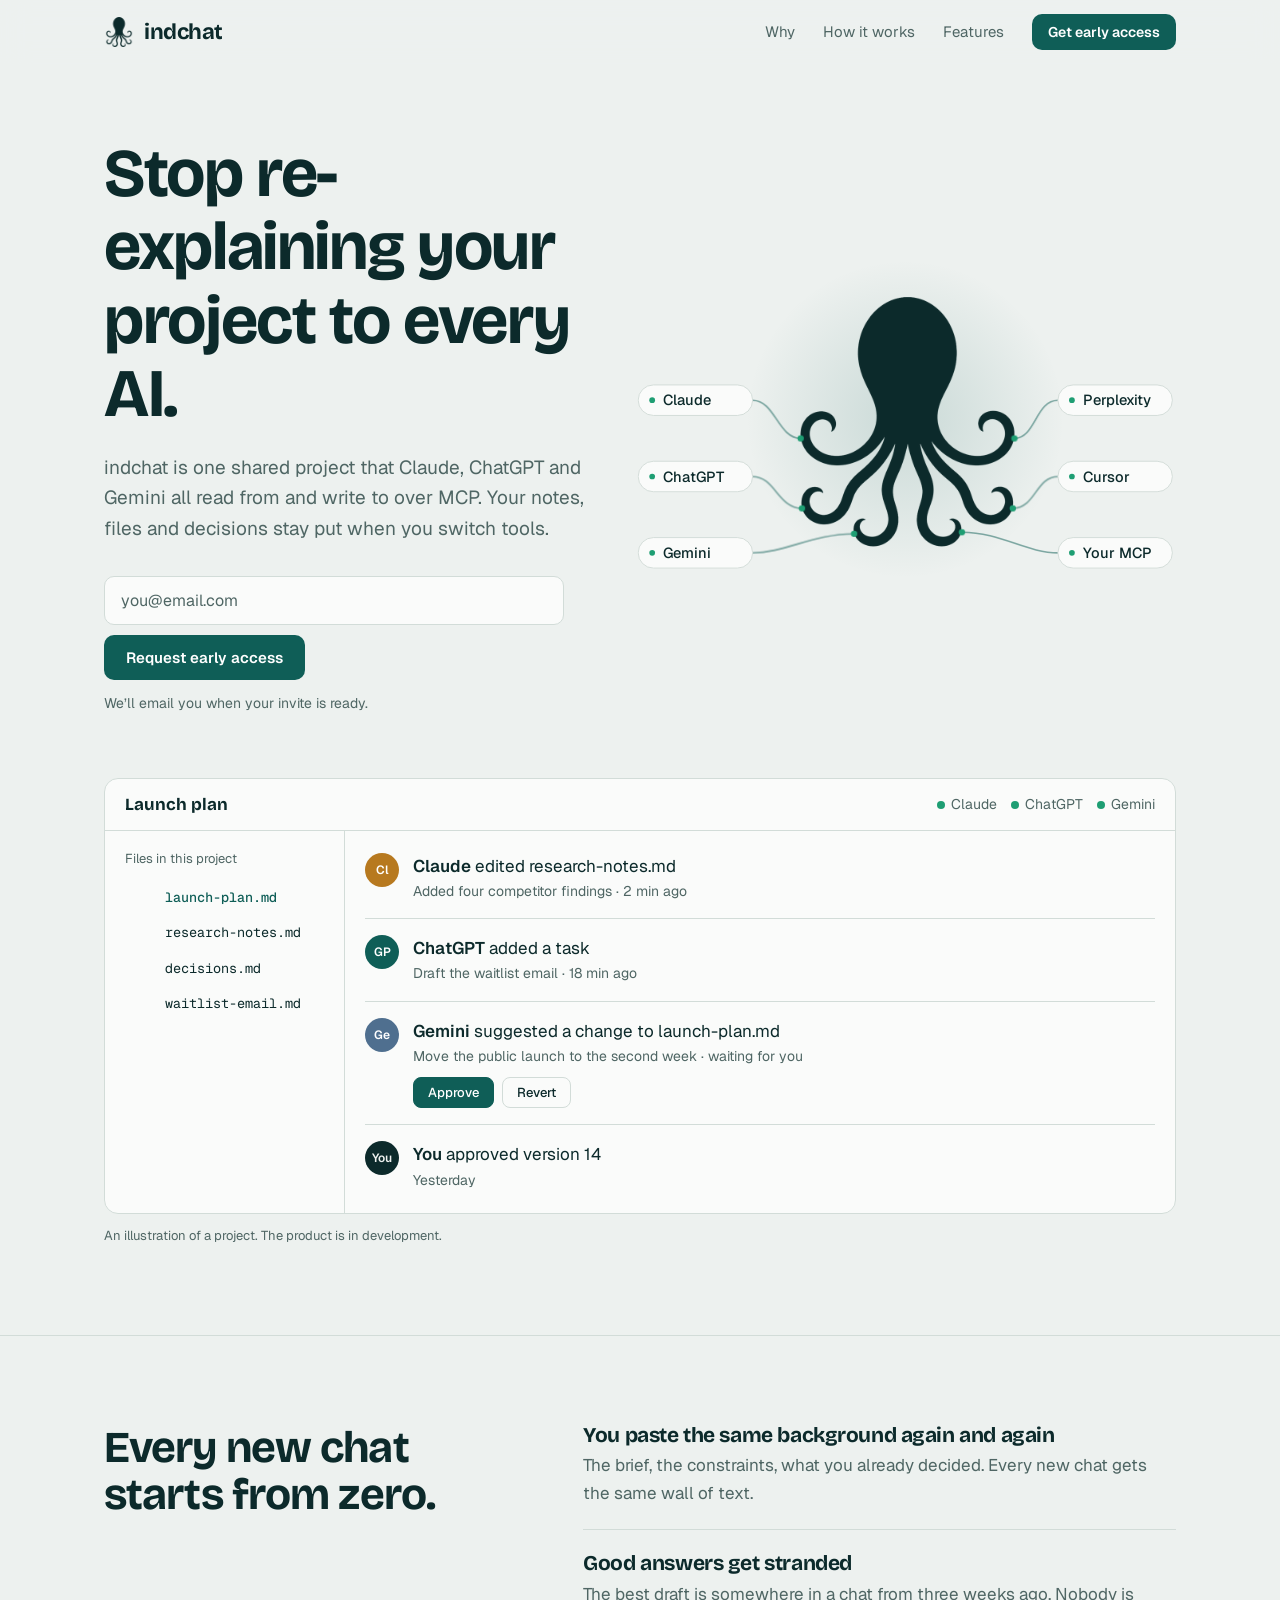
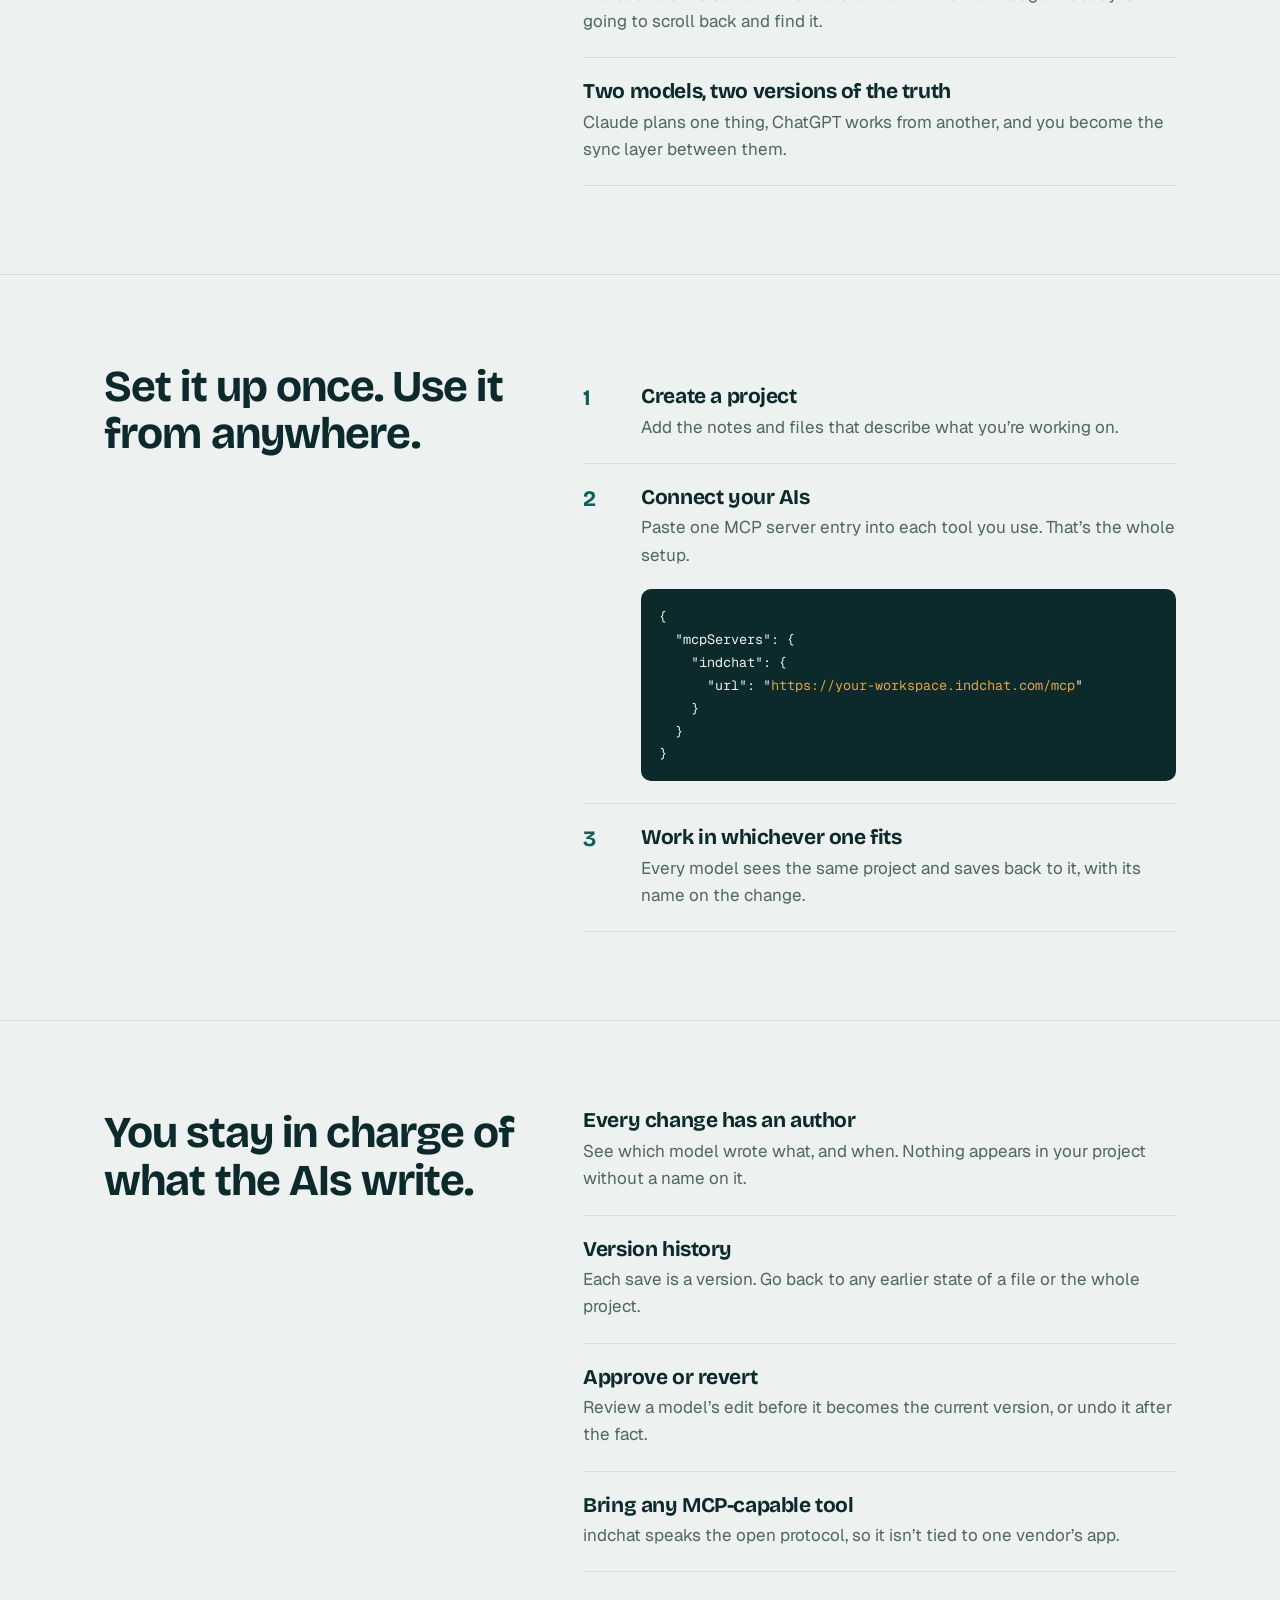
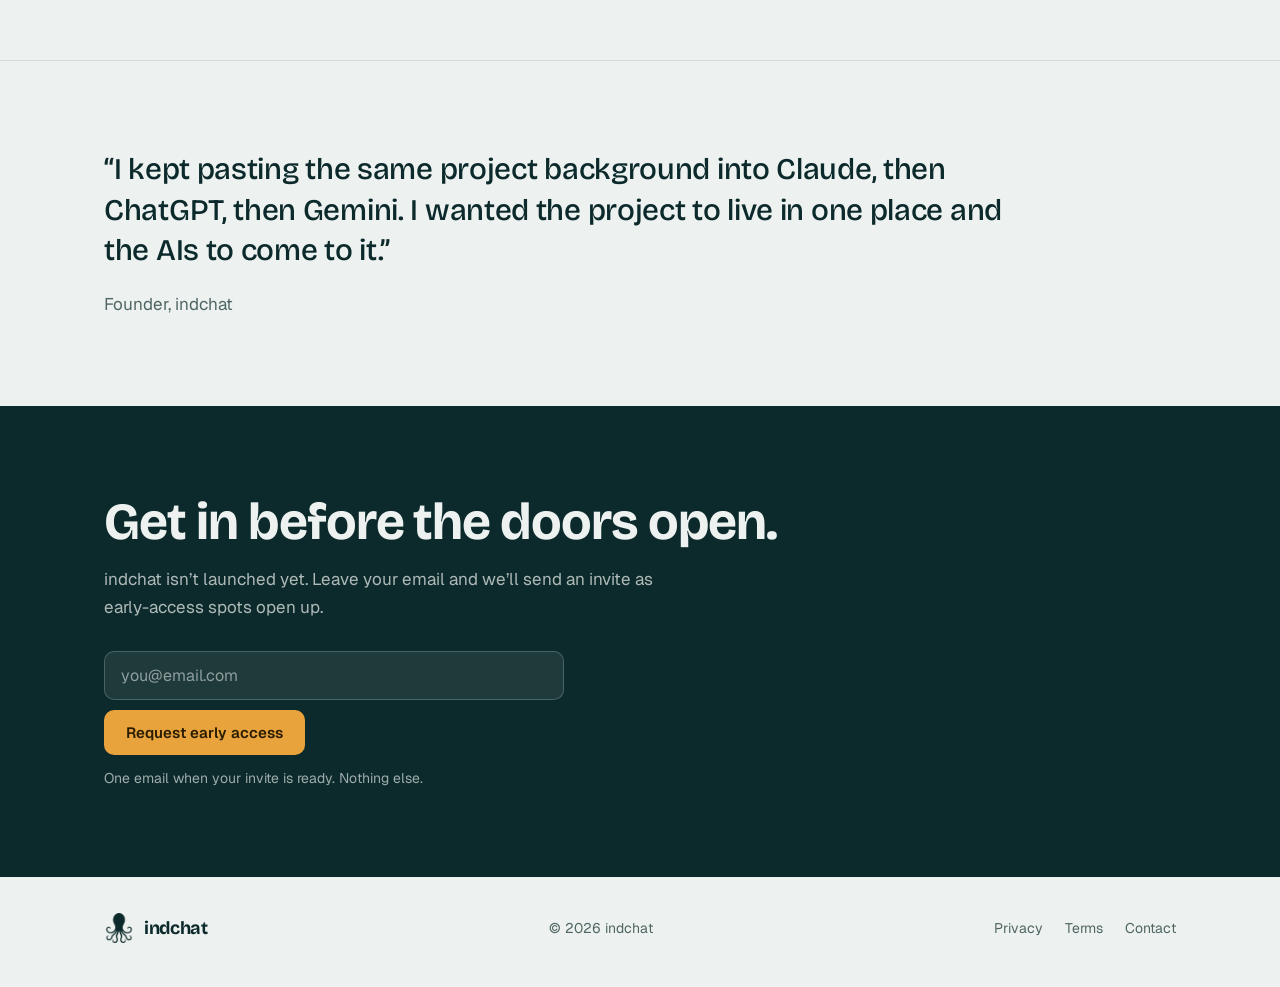
<file: index.html>
<!DOCTYPE html>
<html lang="en">
<head>
<meta charset="utf-8">
<meta name="viewport" content="width=device-width, initial-scale=1, viewport-fit=cover">
<title>indchat – One project. Every AI you use.</title>
<meta name="description" content="indchat is one shared project that Claude, ChatGPT and Gemini all read from and write to over MCP. Request early access.">
<meta property="og:title" content="indchat – One project. Every AI you use.">
<meta property="og:description" content="indchat is one shared project that Claude, ChatGPT and Gemini all read from and write to over MCP. Request early access.">
<meta property="og:type" content="website">
<meta name="theme-color" content="#EDF1EF" media="(prefers-color-scheme: light)">
<meta name="theme-color" content="#0A1819" media="(prefers-color-scheme: dark)">
<link rel="icon" href="assets/favicon.png">
<link rel="apple-touch-icon" href="assets/favicon.png">
<link rel="preconnect" href="https://fonts.googleapis.com">
<link rel="preconnect" href="https://fonts.gstatic.com" crossorigin>
<link href="https://fonts.googleapis.com/css2?family=Bricolage+Grotesque:opsz,wght@12..96,500;12..96,700&family=Geist:wght@400;500;600&family=Geist+Mono:wght@400;500&display=swap" rel="stylesheet">
<link rel="stylesheet" href="css/tokens.css">
<link rel="stylesheet" href="css/base.css">
<link rel="stylesheet" href="css/header.css">
<link rel="stylesheet" href="css/hero.css">
<link rel="stylesheet" href="css/workspace.css">
<link rel="stylesheet" href="css/sections.css">
<link rel="stylesheet" href="css/early-access.css">
<link rel="stylesheet" href="css/footer.css">
<link rel="stylesheet" href="css/motion.css">
<link rel="stylesheet" href="css/pages.css">
<link rel="stylesheet" href="css/responsive.css">
<script>document.documentElement.classList.add("js")</script>
</head>
<body>
<div class="progress" aria-hidden="true"></div>
<header>
  <div class="wrap">
    <a class="brand" href="index.html" aria-label="indchat home"><picture><source media="(prefers-color-scheme: dark)" srcset="assets/logo-light.png"><img class="brand-logo" src="assets/logo.png" alt="" width="30" height="30"></picture>indchat</a>
    <button class="burger" aria-label="Menu" aria-expanded="false" aria-controls="menu"><span></span><span></span></button>
    <nav id="menu">
      <a href="index.html#problem">Why</a>
      <a href="index.html#how">How it works</a>
      <a href="index.html#features">Features</a>
      <a class="btn" href="index.html#early-access">Get early access</a>
    </nav>
  </div>
</header>
<main id="top">
<div class="hero">
  <div class="wrap">
    <div>
      <h1>Stop re-explaining your project to every AI.</h1>
      <p class="lead">indchat is one shared project that Claude, ChatGPT and Gemini all read from and write to over MCP. Your notes, files and decisions stay put when you switch tools.</p>
      <form class="join" data-join>
        <input class="hp" type="text" name="website" tabindex="-1" autocomplete="off" aria-hidden="true">
        <input type="email" name="email" placeholder="you@email.com" aria-label="Email address" autocomplete="email" required>
        <button class="btn" type="submit">Request early access</button>
      </form>
      <p class="note" aria-live="polite">We’ll email you when your invite is ready.</p>
    </div>
    <svg class="diagram" viewBox="0 120 1700 960" role="img" aria-label="The indchat octopus, with its arms connected to Claude, ChatGPT, Gemini, Perplexity, Cursor and your own MCP server">
      <defs><radialGradient id="glow"><stop offset="0" style="stop-color:var(--kelp);stop-opacity:.16"/><stop offset="1" style="stop-color:var(--kelp);stop-opacity:0"/></radialGradient></defs>
      <circle cx="850" cy="580" r="500" fill="url(#glow)"/>
      <g class="hero-logo"><image class="lg-light" href="assets/hero-mark.png" x="223" y="0" width="1254" height="1254"/><image class="lg-dark" href="assets/hero-mark-light.png" x="223" y="0" width="1254" height="1254"/></g>
      <path class="line" pathLength="1" style="--i:0" d="M521 640C450 640 440 520 370 520"/><path class="line" pathLength="1" style="--i:1" d="M525 860C450 860 440 760 370 760"/><path class="line" pathLength="1" style="--i:2" d="M689 940C560 940 470 1000 370 1000"/><path class="line" pathLength="1" style="--i:3" d="M1193 640C1260 640 1260 520 1330 520"/><path class="line" pathLength="1" style="--i:4" d="M1188 860C1260 860 1260 760 1330 760"/><path class="line" pathLength="1" style="--i:5" d="M1028 935C1150 935 1230 1000 1330 1000"/><g class="anchor" style="--i:0"><circle class="ring" style="--i:0" cx="521" cy="640" r="10"/><circle class="dot" cx="521" cy="640" r="10"/></g><g class="pillg" style="--i:0"><rect class="pill" x="10" y="472" width="360" height="96" rx="48"/><circle class="dot" cx="54" cy="520" r="9"/><text x="88" y="536">Claude</text></g><g class="anchor" style="--i:1"><circle class="ring" style="--i:1" cx="525" cy="860" r="10"/><circle class="dot" cx="525" cy="860" r="10"/></g><g class="pillg" style="--i:1"><rect class="pill" x="10" y="712" width="360" height="96" rx="48"/><circle class="dot" cx="54" cy="760" r="9"/><text x="88" y="776">ChatGPT</text></g><g class="anchor" style="--i:2"><circle class="ring" style="--i:2" cx="689" cy="940" r="10"/><circle class="dot" cx="689" cy="940" r="10"/></g><g class="pillg" style="--i:2"><rect class="pill" x="10" y="952" width="360" height="96" rx="48"/><circle class="dot" cx="54" cy="1000" r="9"/><text x="88" y="1016">Gemini</text></g><g class="anchor" style="--i:3"><circle class="ring" style="--i:3" cx="1193" cy="640" r="10"/><circle class="dot" cx="1193" cy="640" r="10"/></g><g class="pillg" style="--i:3"><rect class="pill" x="1330" y="472" width="360" height="96" rx="48"/><circle class="dot" cx="1374" cy="520" r="9"/><text x="1408" y="536">Perplexity</text></g><g class="anchor" style="--i:4"><circle class="ring" style="--i:4" cx="1188" cy="860" r="10"/><circle class="dot" cx="1188" cy="860" r="10"/></g><g class="pillg" style="--i:4"><rect class="pill" x="1330" y="712" width="360" height="96" rx="48"/><circle class="dot" cx="1374" cy="760" r="9"/><text x="1408" y="776">Cursor</text></g><g class="anchor" style="--i:5"><circle class="ring" style="--i:5" cx="1028" cy="935" r="10"/><circle class="dot" cx="1028" cy="935" r="10"/></g><g class="pillg" style="--i:5"><rect class="pill" x="1330" y="952" width="360" height="96" rx="48"/><circle class="dot" cx="1374" cy="1000" r="9"/><text x="1408" y="1016">Your MCP</text></g>
    </svg>
  </div>
</div>

<div class="preview">
  <div class="wrap">
    <div class="ws">
      <div class="ws-top">
        <strong>Launch plan</strong>
        <div class="models"><span>Claude</span><span>ChatGPT</span><span>Gemini</span></div>
      </div>
      <div class="ws-body">
        <div class="files">
          <p>Files in this project</p>
          <ul>
            <li class="on">launch-plan.md</li>
            <li>research-notes.md</li>
            <li>decisions.md</li>
            <li>waitlist-email.md</li>
          </ul>
        </div>
        <div class="feed">
          <div class="ev"><div class="av cl">Cl</div><div><b>Claude</b> edited research-notes.md<small>Added four competitor findings · 2 min ago</small></div></div>
          <div class="ev"><div class="av gp">GP</div><div><b>ChatGPT</b> added a task<small>Draft the waitlist email · 18 min ago</small></div></div>
          <div class="ev"><div class="av ge">Ge</div><div><b>Gemini</b> suggested a change to launch-plan.md
            <small>Move the public launch to the second week · waiting for you</small>
            <div class="acts"><button data-act="Approved">Approve</button><button data-act="Reverted">Revert</button></div></div></div>
          <div class="ev"><div class="av me">You</div><div><b>You</b> approved version 14<small>Yesterday</small></div></div>
        </div>
      </div>
    </div>
    <p class="cap">An illustration of a project. The product is in development.</p>
  </div>
</div>

<section id="problem">
  <div class="wrap split">
    <h2>Every new chat starts from zero.</h2>
    <div class="rows">
      <div><h3>You paste the same background again and again</h3><p>The brief, the constraints, what you already decided. Every new chat gets the same wall of text.</p></div>
      <div><h3>Good answers get stranded</h3><p>The best draft is somewhere in a chat from three weeks ago. Nobody is going to scroll back and find it.</p></div>
      <div><h3>Two models, two versions of the truth</h3><p>Claude plans one thing, ChatGPT works from another, and you become the sync layer between them.</p></div>
    </div>
  </div>
</section>

<section id="how">
  <div class="wrap split">
    <h2>Set it up once. Use it from anywhere.</h2>
    <ol class="steps">
      <li><h3>Create a project</h3><p>Add the notes and files that describe what you’re working on.</p></li>
      <li><h3>Connect your AIs</h3><p>Paste one MCP server entry into each tool you use. That’s the whole setup.</p>
<pre>{
  "mcpServers": {
    "indchat": {
      "url": "<i>https://your-workspace.indchat.com/mcp</i>"
    }
  }
}</pre></li>
      <li><h3>Work in whichever one fits</h3><p>Every model sees the same project and saves back to it, with its name on the change.</p></li>
    </ol>
  </div>
</section>

<section id="features">
  <div class="wrap split">
    <h2>You stay in charge of what the AIs write.</h2>
    <div class="rows">
      <div><h3>Every change has an author</h3><p>See which model wrote what, and when. Nothing appears in your project without a name on it.</p></div>
      <div><h3>Version history</h3><p>Each save is a version. Go back to any earlier state of a file or the whole project.</p></div>
      <div><h3>Approve or revert</h3><p>Review a model’s edit before it becomes the current version, or undo it after the fact.</p></div>
      <div><h3>Bring any MCP-capable tool</h3><p>indchat speaks the open protocol, so it isn’t tied to one vendor’s app.</p></div>
    </div>
  </div>
</section>

<section class="founder">
  <div class="wrap">
    <blockquote>“I kept pasting the same project background into Claude, then ChatGPT, then Gemini. I wanted the project to live in one place and the AIs to come to it.”</blockquote>
    <p>Founder, indchat</p>
  </div>
</section>

<section class="band" id="early-access">
  <div class="wrap">
    <h2>Get in before the doors open.</h2>
    <p class="lead">indchat isn’t launched yet. Leave your email and we’ll send an invite as early-access spots open up.</p>
    <form class="join" data-join>
      <input class="hp" type="text" name="website" tabindex="-1" autocomplete="off" aria-hidden="true">
      <input type="email" name="email" placeholder="you@email.com" aria-label="Email address" required>
      <button class="btn" type="submit">Request early access</button>
    </form>
    <p class="note" aria-live="polite">One email when your invite is ready. Nothing else.</p>
  </div>
</section>
</main>
<footer>
  <div class="wrap">
    <a class="brand" href="index.html"><picture><source media="(prefers-color-scheme: dark)" srcset="assets/logo-light.png"><img class="brand-logo" src="assets/logo.png" alt="" width="24" height="24"></picture>indchat</a>
    <span>© 2026 indchat</span>
    <ul><li><a href="privacy.html">Privacy</a></li><li><a href="terms.html">Terms</a></li><li><a href="contact.html">Contact</a></li></ul>
  </div>
</footer>
<script src="js/config.js" defer></script>
<script src="js/site.js" defer></script>
<script src="js/waitlist.js" defer></script>
<script src="js/workspace-demo.js" defer></script>
</body>
</html>
</file>
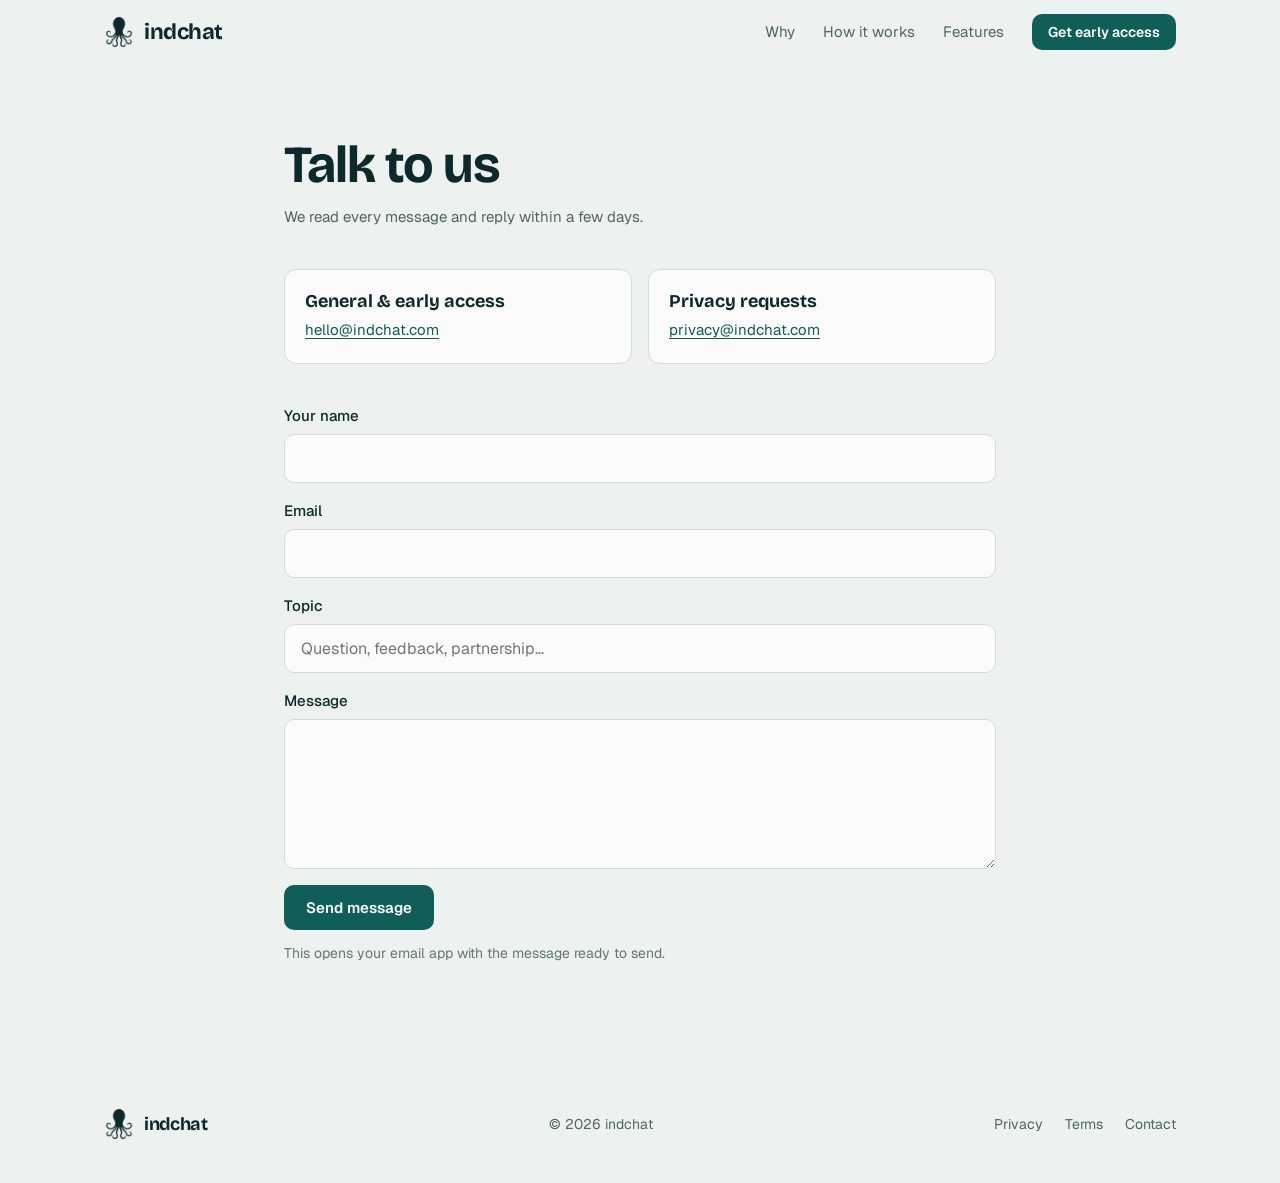
<file: contact.html>
<!DOCTYPE html>
<html lang="en">
<head>
<meta charset="utf-8">
<meta name="viewport" content="width=device-width, initial-scale=1, viewport-fit=cover">
<title>Contact – indchat</title>
<meta name="description" content="Get in touch with the indchat team.">
<meta property="og:title" content="Contact – indchat">
<meta property="og:description" content="Get in touch with the indchat team.">
<meta property="og:type" content="website">
<meta name="theme-color" content="#EDF1EF" media="(prefers-color-scheme: light)">
<meta name="theme-color" content="#0A1819" media="(prefers-color-scheme: dark)">
<link rel="icon" href="assets/favicon.png">
<link rel="apple-touch-icon" href="assets/favicon.png">
<link rel="preconnect" href="https://fonts.googleapis.com">
<link rel="preconnect" href="https://fonts.gstatic.com" crossorigin>
<link href="https://fonts.googleapis.com/css2?family=Bricolage+Grotesque:opsz,wght@12..96,500;12..96,700&family=Geist:wght@400;500;600&family=Geist+Mono:wght@400;500&display=swap" rel="stylesheet">
<link rel="stylesheet" href="css/tokens.css">
<link rel="stylesheet" href="css/base.css">
<link rel="stylesheet" href="css/header.css">
<link rel="stylesheet" href="css/hero.css">
<link rel="stylesheet" href="css/workspace.css">
<link rel="stylesheet" href="css/sections.css">
<link rel="stylesheet" href="css/early-access.css">
<link rel="stylesheet" href="css/footer.css">
<link rel="stylesheet" href="css/motion.css">
<link rel="stylesheet" href="css/pages.css">
<link rel="stylesheet" href="css/responsive.css">
<script>document.documentElement.classList.add("js")</script>
</head>
<body>
<div class="progress" aria-hidden="true"></div>
<header>
  <div class="wrap">
    <a class="brand" href="index.html" aria-label="indchat home"><picture><source media="(prefers-color-scheme: dark)" srcset="assets/logo-light.png"><img class="brand-logo" src="assets/logo.png" alt="" width="30" height="30"></picture>indchat</a>
    <button class="burger" aria-label="Menu" aria-expanded="false" aria-controls="menu"><span></span><span></span></button>
    <nav id="menu">
      <a href="index.html#problem">Why</a>
      <a href="index.html#how">How it works</a>
      <a href="index.html#features">Features</a>
      <a class="btn" href="index.html#early-access">Get early access</a>
    </nav>
  </div>
</header>
<main class="page"><div class="wrap">
  <h1>Talk to us</h1>
  <p class="meta">We read every message and reply within a few days.</p>
  <div class="cards">
    <div><b>General &amp; early access</b><span><a href="mailto:hello@indchat.com">hello@indchat.com</a></span></div>
    <div><b>Privacy requests</b><span><a href="mailto:privacy@indchat.com">privacy@indchat.com</a></span></div>
  </div>
  <form data-contact>
    <div class="fld"><label for="name">Your name</label><input id="name" name="name" autocomplete="name" required></div>
    <div class="fld"><label for="cemail">Email</label><input id="cemail" name="email" type="email" autocomplete="email" required></div>
    <div class="fld"><label for="topic">Topic</label><input id="topic" name="topic" placeholder="Question, feedback, partnership…" required></div>
    <div class="fld"><label for="msg">Message</label><textarea id="msg" name="message" required></textarea></div>
    <button class="btn" type="submit">Send message</button>
    <p class="note">This opens your email app with the message ready to send.</p>
  </form>
</div></main>
<footer>
  <div class="wrap">
    <a class="brand" href="index.html"><picture><source media="(prefers-color-scheme: dark)" srcset="assets/logo-light.png"><img class="brand-logo" src="assets/logo.png" alt="" width="24" height="24"></picture>indchat</a>
    <span>© 2026 indchat</span>
    <ul><li><a href="privacy.html">Privacy</a></li><li><a href="terms.html">Terms</a></li><li><a href="contact.html">Contact</a></li></ul>
  </div>
</footer>
<script src="js/site.js" defer></script>
<script src="js/contact.js" defer></script>
</body>
</html>
</file>
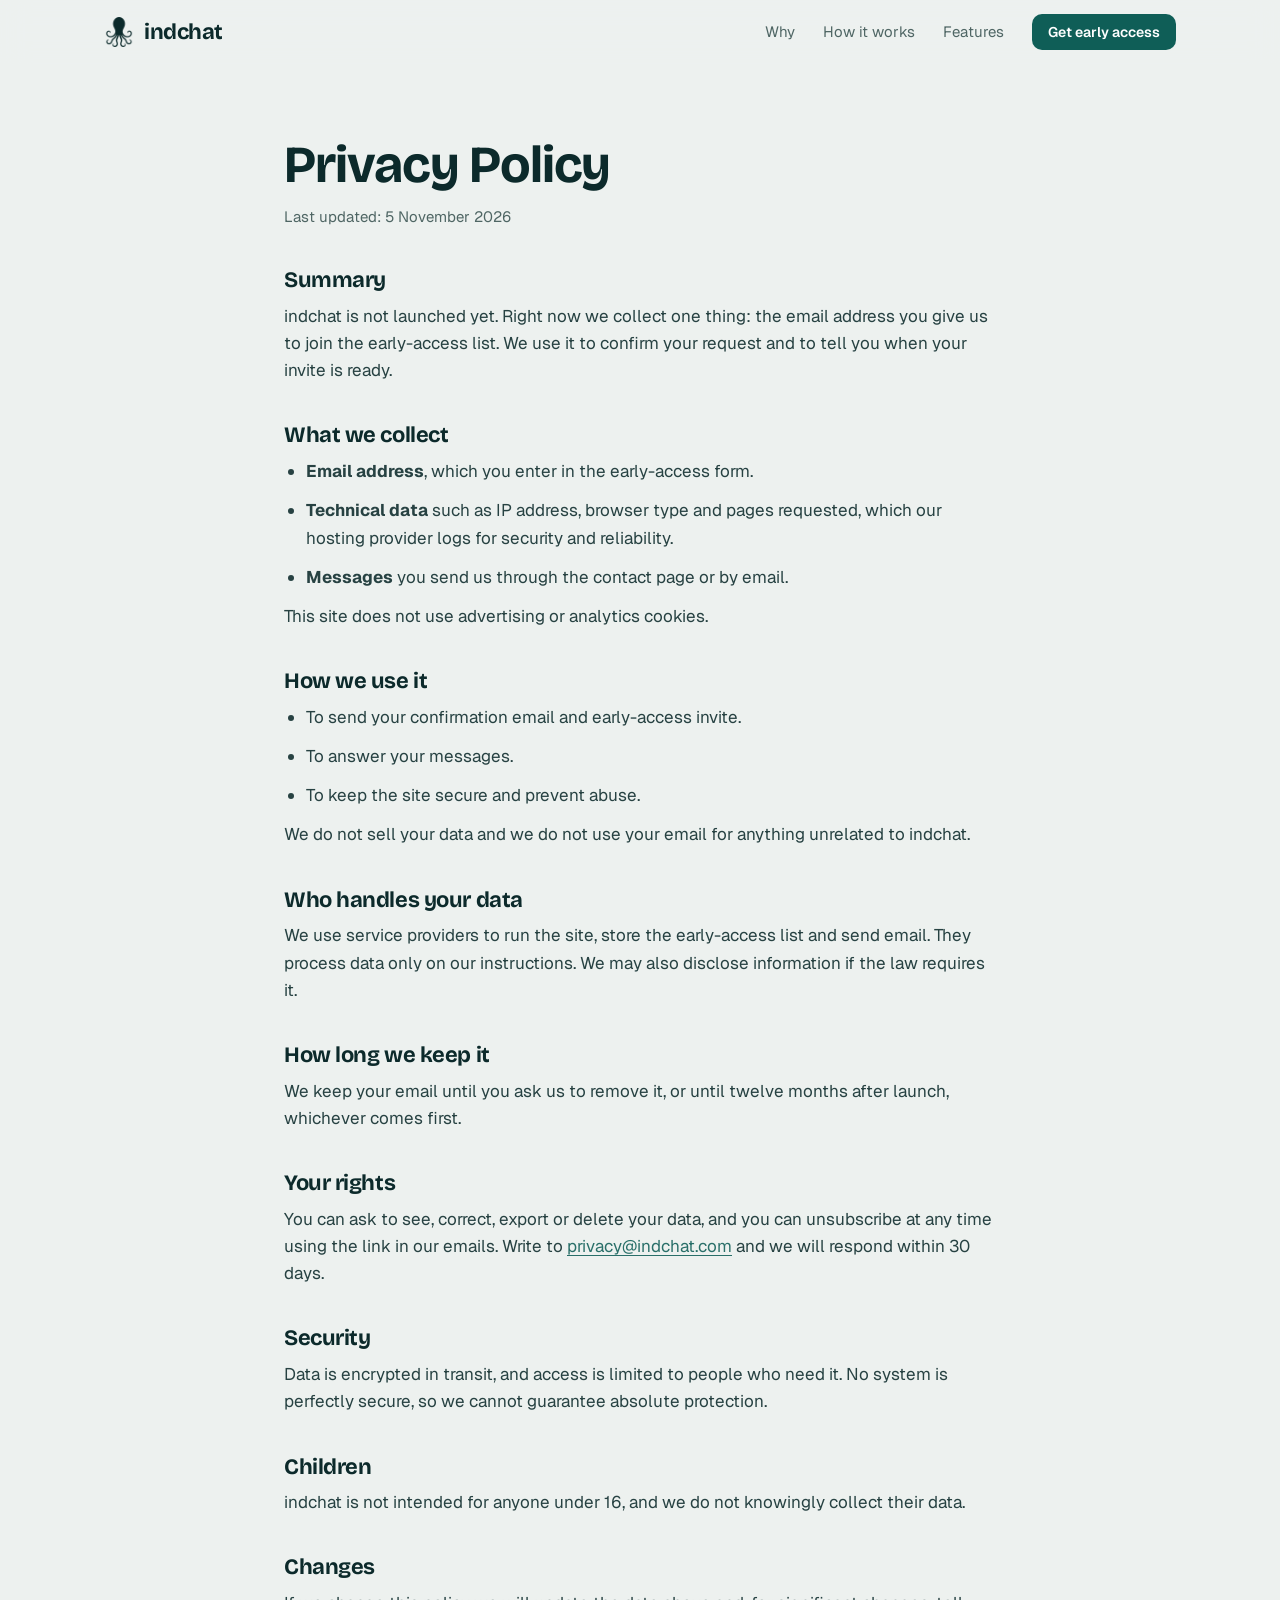
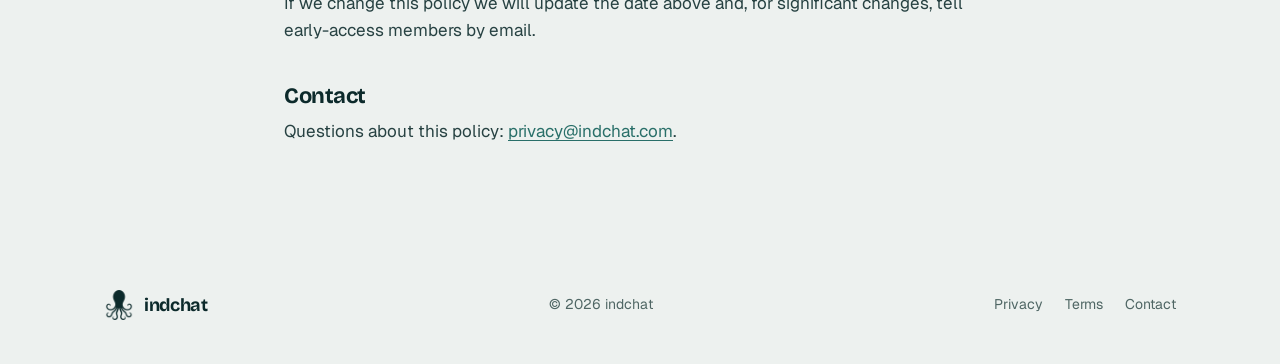
<file: privacy.html>
<!DOCTYPE html>
<html lang="en">
<head>
<meta charset="utf-8">
<meta name="viewport" content="width=device-width, initial-scale=1, viewport-fit=cover">
<title>Privacy Policy – indchat</title>
<meta name="description" content="How indchat collects and uses your information.">
<meta property="og:title" content="Privacy Policy – indchat">
<meta property="og:description" content="How indchat collects and uses your information.">
<meta property="og:type" content="website">
<meta name="theme-color" content="#EDF1EF" media="(prefers-color-scheme: light)">
<meta name="theme-color" content="#0A1819" media="(prefers-color-scheme: dark)">
<link rel="icon" href="assets/favicon.png">
<link rel="apple-touch-icon" href="assets/favicon.png">
<link rel="preconnect" href="https://fonts.googleapis.com">
<link rel="preconnect" href="https://fonts.gstatic.com" crossorigin>
<link href="https://fonts.googleapis.com/css2?family=Bricolage+Grotesque:opsz,wght@12..96,500;12..96,700&family=Geist:wght@400;500;600&family=Geist+Mono:wght@400;500&display=swap" rel="stylesheet">
<link rel="stylesheet" href="css/tokens.css">
<link rel="stylesheet" href="css/base.css">
<link rel="stylesheet" href="css/header.css">
<link rel="stylesheet" href="css/hero.css">
<link rel="stylesheet" href="css/workspace.css">
<link rel="stylesheet" href="css/sections.css">
<link rel="stylesheet" href="css/early-access.css">
<link rel="stylesheet" href="css/footer.css">
<link rel="stylesheet" href="css/motion.css">
<link rel="stylesheet" href="css/pages.css">
<link rel="stylesheet" href="css/responsive.css">
<script>document.documentElement.classList.add("js")</script>
</head>
<body>
<div class="progress" aria-hidden="true"></div>
<header>
  <div class="wrap">
    <a class="brand" href="index.html" aria-label="indchat home"><picture><source media="(prefers-color-scheme: dark)" srcset="assets/logo-light.png"><img class="brand-logo" src="assets/logo.png" alt="" width="30" height="30"></picture>indchat</a>
    <button class="burger" aria-label="Menu" aria-expanded="false" aria-controls="menu"><span></span><span></span></button>
    <nav id="menu">
      <a href="index.html#problem">Why</a>
      <a href="index.html#how">How it works</a>
      <a href="index.html#features">Features</a>
      <a class="btn" href="index.html#early-access">Get early access</a>
    </nav>
  </div>
</header>
<main class="page"><div class="wrap"><h1>Privacy Policy</h1><p class="meta">Last updated: 5 November 2026</p><h2>Summary</h2><p>indchat is not launched yet. Right now we collect one thing: the email address you give us to join the early-access list. We use it to confirm your request and to tell you when your invite is ready.</p><h2>What we collect</h2><ul><li><b>Email address</b>, which you enter in the early-access form.</li><li><b>Technical data</b> such as IP address, browser type and pages requested, which our hosting provider logs for security and reliability.</li><li><b>Messages</b> you send us through the contact page or by email.</li></ul><p>This site does not use advertising or analytics cookies.</p><h2>How we use it</h2><ul><li>To send your confirmation email and early-access invite.</li><li>To answer your messages.</li><li>To keep the site secure and prevent abuse.</li></ul><p>We do not sell your data and we do not use your email for anything unrelated to indchat.</p><h2>Who handles your data</h2><p>We use service providers to run the site, store the early-access list and send email. They process data only on our instructions. We may also disclose information if the law requires it.</p><h2>How long we keep it</h2><p>We keep your email until you ask us to remove it, or until twelve months after launch, whichever comes first.</p><h2>Your rights</h2><p>You can ask to see, correct, export or delete your data, and you can unsubscribe at any time using the link in our emails. Write to <a href="mailto:privacy@indchat.com">privacy@indchat.com</a> and we will respond within 30 days.</p><h2>Security</h2><p>Data is encrypted in transit, and access is limited to people who need it. No system is perfectly secure, so we cannot guarantee absolute protection.</p><h2>Children</h2><p>indchat is not intended for anyone under 16, and we do not knowingly collect their data.</p><h2>Changes</h2><p>If we change this policy we will update the date above and, for significant changes, tell early-access members by email.</p><h2>Contact</h2><p>Questions about this policy: <a href="mailto:privacy@indchat.com">privacy@indchat.com</a>.</p></div></main>
<footer>
  <div class="wrap">
    <a class="brand" href="index.html"><picture><source media="(prefers-color-scheme: dark)" srcset="assets/logo-light.png"><img class="brand-logo" src="assets/logo.png" alt="" width="24" height="24"></picture>indchat</a>
    <span>© 2026 indchat</span>
    <ul><li><a href="privacy.html">Privacy</a></li><li><a href="terms.html">Terms</a></li><li><a href="contact.html">Contact</a></li></ul>
  </div>
</footer>
<script src="js/site.js" defer></script>
</body>
</html>
</file>
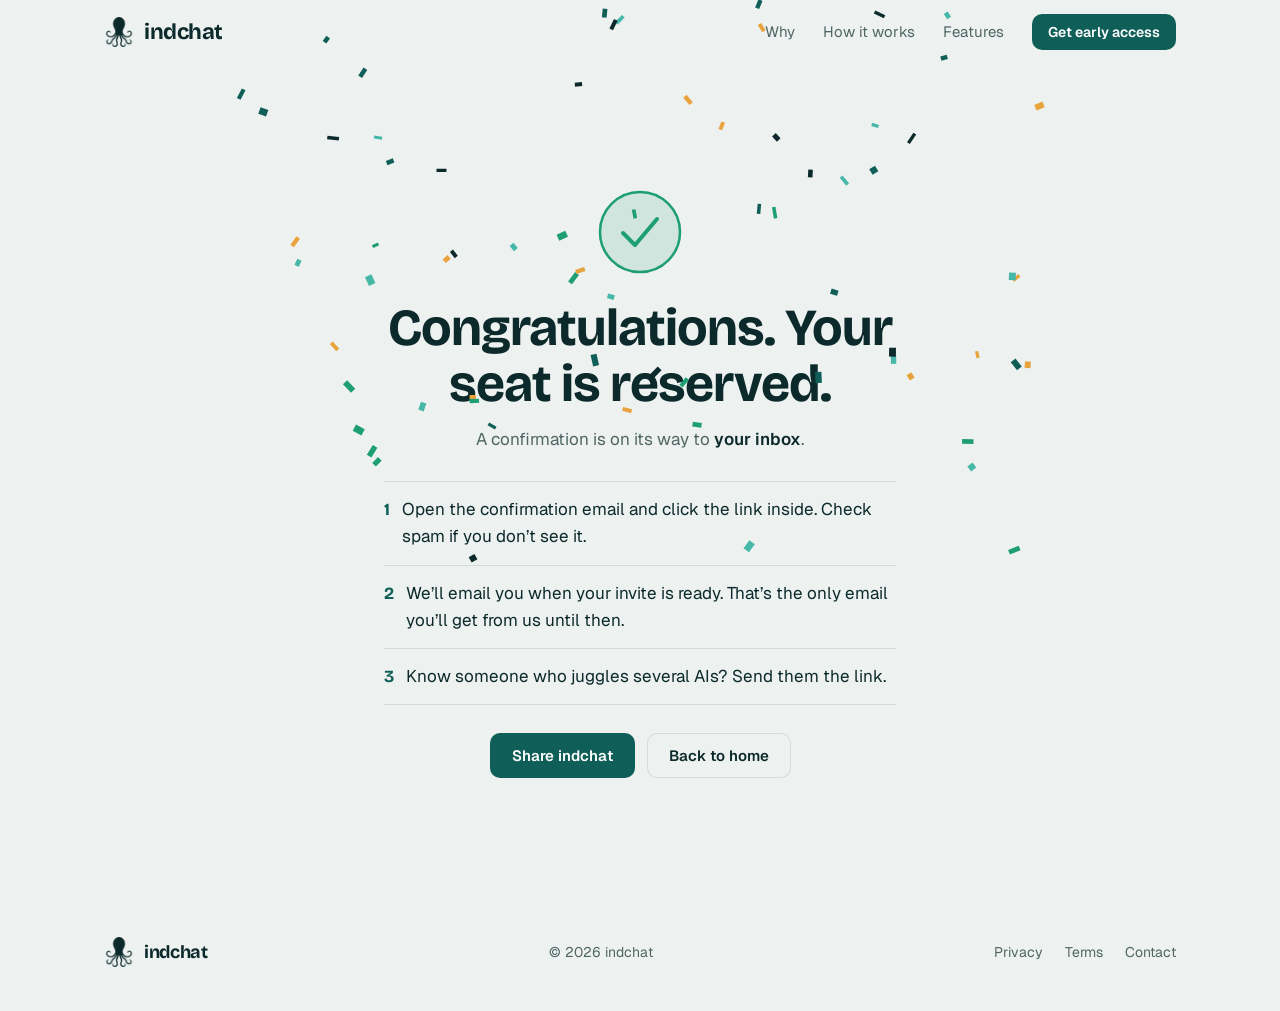
<file: reserved.html>
<!DOCTYPE html>
<html lang="en">
<head>
<meta charset="utf-8">
<meta name="viewport" content="width=device-width, initial-scale=1, viewport-fit=cover">
<title>Seat reserved – indchat</title>
<meta name="description" content="Your early-access seat is reserved.">
<meta name="robots" content="noindex">
<meta property="og:title" content="Seat reserved – indchat">
<meta property="og:description" content="Your early-access seat is reserved.">
<meta property="og:type" content="website">
<meta name="theme-color" content="#EDF1EF" media="(prefers-color-scheme: light)">
<meta name="theme-color" content="#0A1819" media="(prefers-color-scheme: dark)">
<link rel="icon" href="assets/favicon.png">
<link rel="apple-touch-icon" href="assets/favicon.png">
<link rel="preconnect" href="https://fonts.googleapis.com">
<link rel="preconnect" href="https://fonts.gstatic.com" crossorigin>
<link href="https://fonts.googleapis.com/css2?family=Bricolage+Grotesque:opsz,wght@12..96,500;12..96,700&family=Geist:wght@400;500;600&family=Geist+Mono:wght@400;500&display=swap" rel="stylesheet">
<link rel="stylesheet" href="css/tokens.css">
<link rel="stylesheet" href="css/base.css">
<link rel="stylesheet" href="css/header.css">
<link rel="stylesheet" href="css/hero.css">
<link rel="stylesheet" href="css/workspace.css">
<link rel="stylesheet" href="css/sections.css">
<link rel="stylesheet" href="css/early-access.css">
<link rel="stylesheet" href="css/footer.css">
<link rel="stylesheet" href="css/motion.css">
<link rel="stylesheet" href="css/pages.css">
<link rel="stylesheet" href="css/responsive.css">
<script>document.documentElement.classList.add("js")</script>
</head>
<body>
<div class="progress" aria-hidden="true"></div>
<header>
  <div class="wrap">
    <a class="brand" href="index.html" aria-label="indchat home"><picture><source media="(prefers-color-scheme: dark)" srcset="assets/logo-light.png"><img class="brand-logo" src="assets/logo.png" alt="" width="30" height="30"></picture>indchat</a>
    <button class="burger" aria-label="Menu" aria-expanded="false" aria-controls="menu"><span></span><span></span></button>
    <nav id="menu">
      <a href="index.html#problem">Why</a>
      <a href="index.html#how">How it works</a>
      <a href="index.html#features">Features</a>
      <a class="btn" href="index.html#early-access">Get early access</a>
    </nav>
  </div>
</header>
<main class="center"><div class="wrap">
  <svg class="tick" viewBox="0 0 88 88" aria-hidden="true"><circle pathLength="1" cx="44" cy="44" r="40"/><path pathLength="1" d="M27 45l12 12 22-26"/></svg>
  <h1>Congratulations. Your seat is reserved.</h1>
  <p>A confirmation is on its way to <span class="mail" id="email">your inbox</span>.</p>
  <ul class="next">
    <li><b>1</b><span>Open the confirmation email and click the link inside. Check spam if you don’t see it.</span></li>
    <li><b>2</b><span>We’ll email you when your invite is ready. That’s the only email you’ll get from us until then.</span></li>
    <li><b>3</b><span>Know someone who juggles several AIs? Send them the link.</span></li>
  </ul>
  <div class="actions"><button class="btn" id="share" type="button">Share indchat</button><a class="btn ghost" href="index.html">Back to home</a></div>
</div></main>
<canvas id="confetti" aria-hidden="true"></canvas>
<footer>
  <div class="wrap">
    <a class="brand" href="index.html"><picture><source media="(prefers-color-scheme: dark)" srcset="assets/logo-light.png"><img class="brand-logo" src="assets/logo.png" alt="" width="24" height="24"></picture>indchat</a>
    <span>© 2026 indchat</span>
    <ul><li><a href="privacy.html">Privacy</a></li><li><a href="terms.html">Terms</a></li><li><a href="contact.html">Contact</a></li></ul>
  </div>
</footer>
<script src="js/site.js" defer></script>
<script src="js/reserved.js" defer></script>
</body>
</html>
</file>
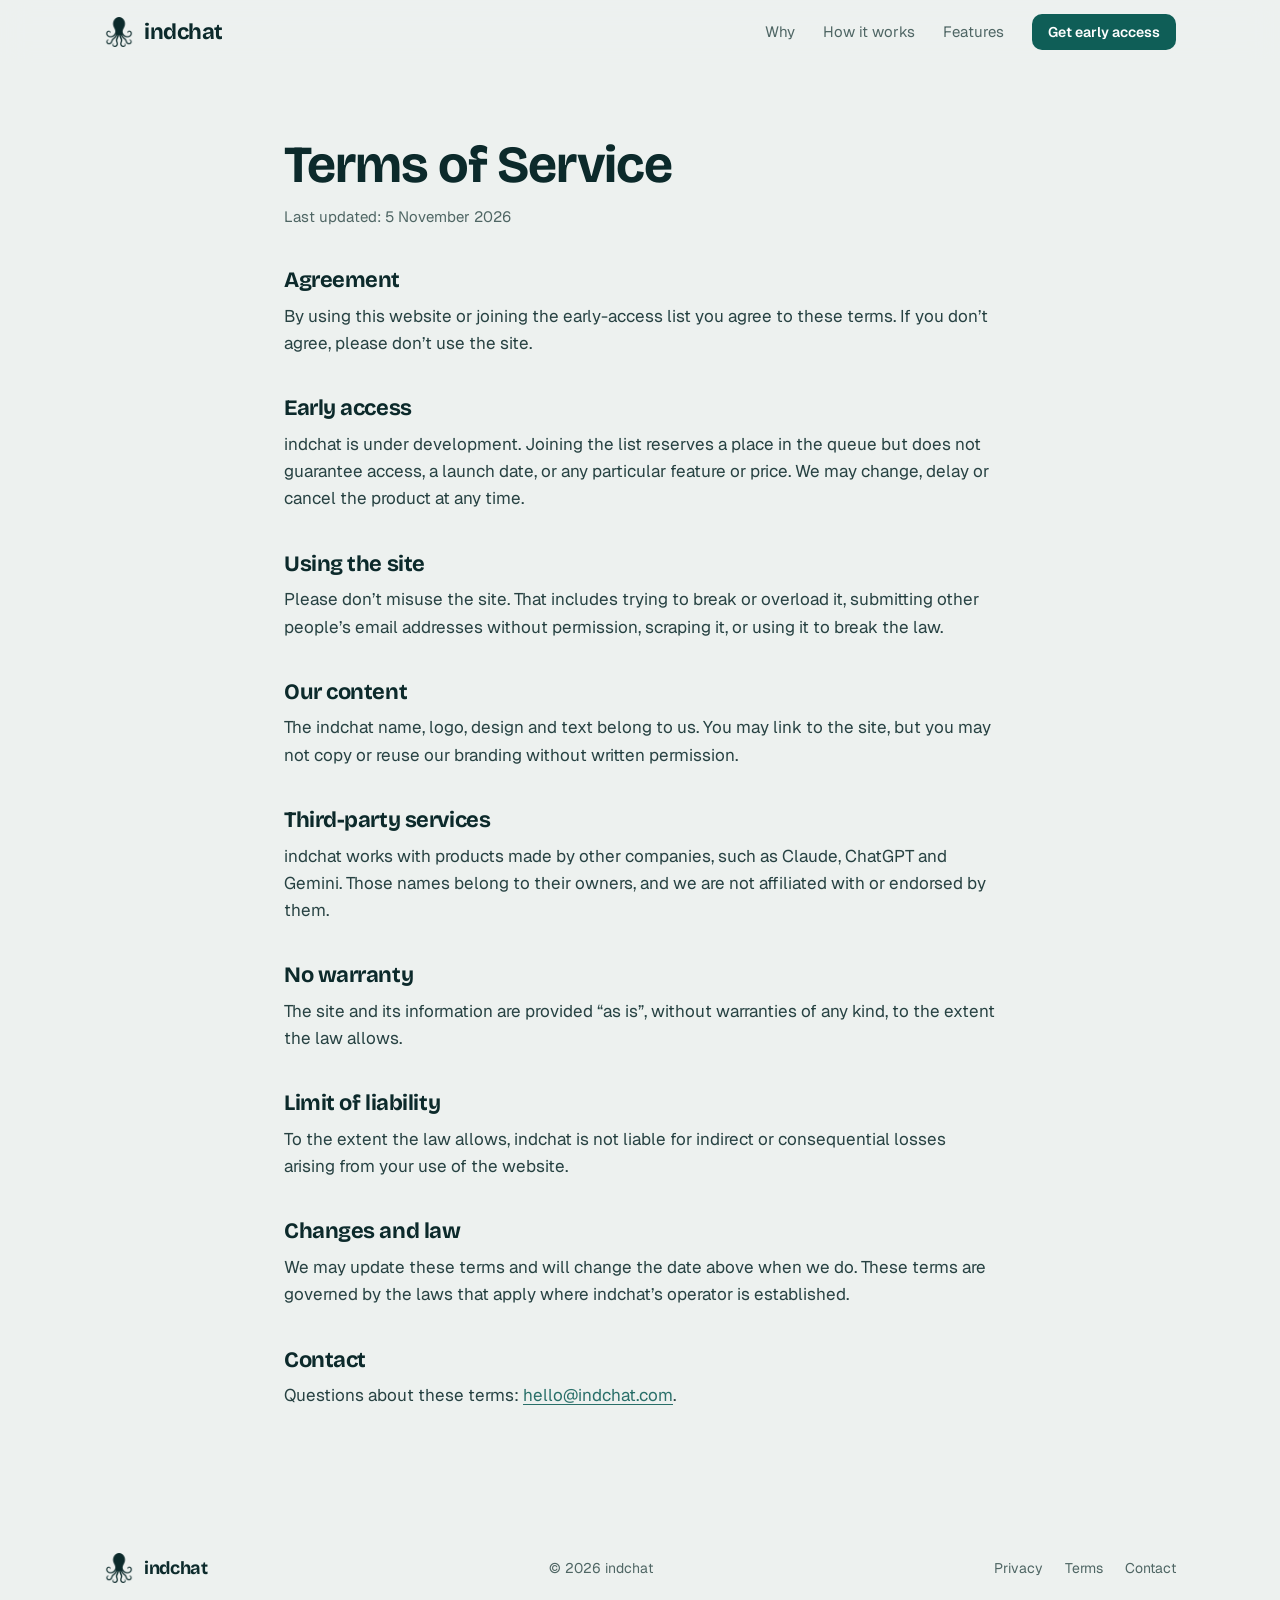
<file: terms.html>
<!DOCTYPE html>
<html lang="en">
<head>
<meta charset="utf-8">
<meta name="viewport" content="width=device-width, initial-scale=1, viewport-fit=cover">
<title>Terms of Service – indchat</title>
<meta name="description" content="The terms for using the indchat website and early-access list.">
<meta property="og:title" content="Terms of Service – indchat">
<meta property="og:description" content="The terms for using the indchat website and early-access list.">
<meta property="og:type" content="website">
<meta name="theme-color" content="#EDF1EF" media="(prefers-color-scheme: light)">
<meta name="theme-color" content="#0A1819" media="(prefers-color-scheme: dark)">
<link rel="icon" href="assets/favicon.png">
<link rel="apple-touch-icon" href="assets/favicon.png">
<link rel="preconnect" href="https://fonts.googleapis.com">
<link rel="preconnect" href="https://fonts.gstatic.com" crossorigin>
<link href="https://fonts.googleapis.com/css2?family=Bricolage+Grotesque:opsz,wght@12..96,500;12..96,700&family=Geist:wght@400;500;600&family=Geist+Mono:wght@400;500&display=swap" rel="stylesheet">
<link rel="stylesheet" href="css/tokens.css">
<link rel="stylesheet" href="css/base.css">
<link rel="stylesheet" href="css/header.css">
<link rel="stylesheet" href="css/hero.css">
<link rel="stylesheet" href="css/workspace.css">
<link rel="stylesheet" href="css/sections.css">
<link rel="stylesheet" href="css/early-access.css">
<link rel="stylesheet" href="css/footer.css">
<link rel="stylesheet" href="css/motion.css">
<link rel="stylesheet" href="css/pages.css">
<link rel="stylesheet" href="css/responsive.css">
<script>document.documentElement.classList.add("js")</script>
</head>
<body>
<div class="progress" aria-hidden="true"></div>
<header>
  <div class="wrap">
    <a class="brand" href="index.html" aria-label="indchat home"><picture><source media="(prefers-color-scheme: dark)" srcset="assets/logo-light.png"><img class="brand-logo" src="assets/logo.png" alt="" width="30" height="30"></picture>indchat</a>
    <button class="burger" aria-label="Menu" aria-expanded="false" aria-controls="menu"><span></span><span></span></button>
    <nav id="menu">
      <a href="index.html#problem">Why</a>
      <a href="index.html#how">How it works</a>
      <a href="index.html#features">Features</a>
      <a class="btn" href="index.html#early-access">Get early access</a>
    </nav>
  </div>
</header>
<main class="page"><div class="wrap"><h1>Terms of Service</h1><p class="meta">Last updated: 5 November 2026</p><h2>Agreement</h2><p>By using this website or joining the early-access list you agree to these terms. If you don’t agree, please don’t use the site.</p><h2>Early access</h2><p>indchat is under development. Joining the list reserves a place in the queue but does not guarantee access, a launch date, or any particular feature or price. We may change, delay or cancel the product at any time.</p><h2>Using the site</h2><p>Please don’t misuse the site. That includes trying to break or overload it, submitting other people’s email addresses without permission, scraping it, or using it to break the law.</p><h2>Our content</h2><p>The indchat name, logo, design and text belong to us. You may link to the site, but you may not copy or reuse our branding without written permission.</p><h2>Third-party services</h2><p>indchat works with products made by other companies, such as Claude, ChatGPT and Gemini. Those names belong to their owners, and we are not affiliated with or endorsed by them.</p><h2>No warranty</h2><p>The site and its information are provided “as is”, without warranties of any kind, to the extent the law allows.</p><h2>Limit of liability</h2><p>To the extent the law allows, indchat is not liable for indirect or consequential losses arising from your use of the website.</p><h2>Changes and law</h2><p>We may update these terms and will change the date above when we do. These terms are governed by the laws that apply where indchat’s operator is established.</p><h2>Contact</h2><p>Questions about these terms: <a href="mailto:hello@indchat.com">hello@indchat.com</a>.</p></div></main>
<footer>
  <div class="wrap">
    <a class="brand" href="index.html"><picture><source media="(prefers-color-scheme: dark)" srcset="assets/logo-light.png"><img class="brand-logo" src="assets/logo.png" alt="" width="24" height="24"></picture>indchat</a>
    <span>© 2026 indchat</span>
    <ul><li><a href="privacy.html">Privacy</a></li><li><a href="terms.html">Terms</a></li><li><a href="contact.html">Contact</a></li></ul>
  </div>
</footer>
<script src="js/site.js" defer></script>
</body>
</html>
</file>
<file: css/tokens.css>
/* ---------- Tokens ---------- */
:root{
  --tide:#EDF1EF;      /* page background */
  --paper:#FAFBFA;     /* raised surfaces */
  --abyss:#0C2A2B;     /* text */
  --kelp:#0F5E57;      /* primary */
  --kelp-deep:#0A4540; /* primary hover */
  --saffron:#E8A33D;   /* highlight */
  --shell:#D2DCD8;     /* rules */
  --mist:#4F6664;      /* muted text */
  --ok:#1E9E73;        /* connected status only */
  --band-bg:#0C2A2B; --band-ink:#EDF1EF; --on-kelp:#FFFFFF;
  --display:"Bricolage Grotesque",system-ui,sans-serif;
  --body:"Geist",system-ui,sans-serif;
  --mono:"Geist Mono",ui-monospace,monospace;
  color-scheme:light;
}
@media (prefers-color-scheme:dark){
  :root:not([data-theme="light"]){
    --tide:#0A1819; --paper:#0F2224; --abyss:#E6EFEC; --kelp:#46B8A8; --kelp-deep:#6FCDBF;
    --saffron:#F0B352; --shell:#1F3A3A; --mist:#8AA3A0; --ok:#3DD3A0;
    --band-bg:#0F2A29; --band-ink:#E6EFEC; --on-kelp:#062321; color-scheme:dark;
  }
}
</file>
<file: css/base.css>
/* ---------- Base ---------- */
*{box-sizing:border-box;margin:0}
html{scroll-behavior:smooth;scroll-padding-top:calc(72px + env(safe-area-inset-top,0px))}
body{background:var(--tide);color:var(--abyss);font:400 17px/1.6 var(--body);
  padding-top:env(safe-area-inset-top,0px);padding-bottom:env(safe-area-inset-bottom,0px);-webkit-font-smoothing:antialiased}
h1,h2,h3{font-family:var(--display);font-weight:700;letter-spacing:-.02em;line-height:1.08}
a{color:inherit}
:focus-visible{outline:2px solid var(--saffron);outline-offset:3px;border-radius:4px}
.wrap{max-width:1120px;margin:0 auto;padding:0 24px}
.btn{display:inline-flex;align-items:center;justify-content:center;font:600 15px var(--body);
  padding:13px 22px;border-radius:10px;border:0;cursor:pointer;text-decoration:none;
  background:var(--kelp);color:var(--on-kelp);transition:background .15s}
.btn:hover{background:var(--kelp-deep)}
.btn.ghost{background:transparent;color:var(--abyss);box-shadow:inset 0 0 0 1px var(--shell)}
.btn.ghost:hover{background:var(--paper)}
</file>
<file: css/header.css>
/* ---------- Header ---------- */
header{position:sticky;top:0;z-index:20;background:color-mix(in srgb,var(--tide) 82%,transparent);
  backdrop-filter:blur(14px) saturate(1.4);border-bottom:1px solid transparent;
  padding-top:env(safe-area-inset-top,0px);transition:border-color .25s}
header.scrolled{border-bottom-color:var(--shell)}
header .wrap{display:flex;align-items:center;justify-content:space-between;height:64px}
.brand{display:flex;align-items:center;gap:10px;text-decoration:none;font:700 22px var(--display);letter-spacing:-.02em}
.brand-logo{width:30px;height:30px;object-fit:contain;display:block}
nav{display:flex;align-items:center;gap:28px;font-size:15px}
nav a{text-decoration:none;color:var(--mist);transition:color .15s}
nav a:hover{color:var(--abyss)}
nav .btn{color:var(--on-kelp);padding:9px 16px;font-size:14px}
.burger{display:none;width:44px;height:44px;border:0;background:none;cursor:pointer;position:relative;color:var(--abyss)}
.burger span{position:absolute;left:11px;right:11px;height:2px;background:currentColor;border-radius:2px;transition:transform .25s,top .25s}
.burger span:first-child{top:17px}.burger span:last-child{top:25px}
.burger[aria-expanded="true"] span:first-child{top:21px;transform:rotate(45deg)}
.burger[aria-expanded="true"] span:last-child{top:21px;transform:rotate(-45deg)}
.progress{position:fixed;top:0;left:0;right:0;height:2px;background:var(--saffron);transform:scaleX(0);transform-origin:0 50%;z-index:30}
@media(max-width:720px){
  .burger{display:block}
  nav{position:fixed;left:0;right:0;top:calc(64px + env(safe-area-inset-top,0px));flex-direction:column;align-items:stretch;gap:0;
    background:var(--tide);padding:4px 20px 24px;border-bottom:1px solid var(--shell);
    opacity:0;transform:translateY(-8px);pointer-events:none;transition:opacity .2s,transform .2s}
  nav.open{opacity:1;transform:none;pointer-events:auto}
  nav a:not(.btn){padding:16px 0;font-size:18px;color:var(--abyss);border-bottom:1px solid var(--shell)}
  nav .btn{margin-top:18px;padding:15px;font-size:16px}
}
</file>
<file: css/hero.css>
/* ---------- Hero ---------- */
.hero{padding:72px 0 56px}
.hero .wrap{display:grid;grid-template-columns:1fr 1.1fr;gap:40px;align-items:center}
.hero h1{font-size:clamp(40px,6vw,68px);margin-bottom:22px}
.hero p.lead{font-size:19px;color:var(--mist);max-width:30em;margin-bottom:32px}
form.join{display:flex;gap:10px;max-width:460px;flex-wrap:wrap}
form.join input[type=email]{flex:1 1 220px;font:400 16px var(--body);padding:13px 16px;border-radius:10px;
  border:1px solid var(--shell);background:var(--paper);color:var(--abyss);transition:border-color .15s,box-shadow .15s}
form.join input[type=email]:focus{outline:0;border-color:var(--kelp);box-shadow:0 0 0 4px color-mix(in srgb,var(--kelp) 18%,transparent)}
form.join input::placeholder{color:var(--mist)}
.note{font-size:14px;color:var(--mist);margin-top:12px;min-height:22px}
.hp{position:absolute;left:-9999px;width:1px;height:1px;opacity:0}
/* connection diagram: the logo, with each arm linked to an AI or tool */
.diagram{width:100%;height:auto;overflow:visible}
.diagram .line{fill:none;stroke:var(--kelp);stroke-width:5;stroke-linecap:round;opacity:.5}
.diagram .pill{fill:var(--paper);stroke:var(--shell);stroke-width:3}
.diagram text{font:500 46px var(--body);fill:var(--abyss)}
.diagram .dot{fill:var(--ok)}
.diagram .ring{fill:none;stroke:var(--ok);stroke-width:4;opacity:0}
.lg-dark{display:none}
@media(prefers-color-scheme:dark){:root:not([data-theme="light"]) .lg-light{display:none}:root:not([data-theme="light"]) .lg-dark{display:inline}}
</file>
<file: css/workspace.css>
/* ---------- Workspace preview ---------- */
.preview{padding:8px 0 88px}
.ws{background:var(--paper);border:1px solid var(--shell);border-radius:14px;overflow:hidden}
.ws-top{display:flex;justify-content:space-between;align-items:center;gap:12px;flex-wrap:wrap;
  padding:14px 20px;border-bottom:1px solid var(--shell)}
.ws-top strong{font:700 17px var(--display)}
.models{display:flex;gap:14px;font-size:14px;color:var(--mist);flex-wrap:wrap}
.models span::before{content:"";display:inline-block;width:8px;height:8px;border-radius:50%;background:var(--ok);margin-right:6px}
.ws-body{display:grid;grid-template-columns:240px 1fr}
.files{padding:18px 20px;border-right:1px solid var(--shell);font-size:15px}
.files p{color:var(--mist);font-size:13px;margin-bottom:10px}
.files li{list-style:none;padding:7px 0;font-family:var(--mono);font-size:13.5px}
.files li.on{color:var(--kelp);font-weight:500}
.feed{padding:6px 20px}
.ev{display:flex;gap:14px;padding:16px 0;border-bottom:1px solid var(--shell)}
.ev:last-child{border:0}
.av{flex:none;width:34px;height:34px;border-radius:50%;display:grid;place-items:center;font:600 12px var(--body);color:#fff}
.av.cl{background:#B7791F}.av.gp{background:var(--kelp);color:var(--on-kelp)}.av.ge{background:#4F6F8F}.av.me{background:var(--abyss);color:var(--tide)}
.ev b{font-weight:600}
.ev small{display:block;color:var(--mist);font-size:14px}
.ev .acts{margin-top:10px;display:flex;gap:8px}
.ev .acts button{font:500 13px var(--body);padding:6px 14px;border-radius:8px;cursor:pointer;
  border:1px solid var(--shell);background:transparent;color:var(--abyss)}
.ev .acts button:first-child{background:var(--kelp);color:var(--on-kelp);border-color:var(--kelp)}
.cap{font-size:13px;color:var(--mist);margin-top:12px}
@media(max-width:720px){.ws-body{grid-template-columns:1fr}.files{border-right:0;border-bottom:1px solid var(--shell)}}
</file>
<file: css/sections.css>
/* ---------- Sections ---------- */
section{padding:88px 0;border-top:1px solid var(--shell)}
.split{display:grid;grid-template-columns:1fr 1.4fr;gap:56px}
.split h2{font-size:clamp(30px,4vw,44px)}
.rows>div{padding:22px 0;border-bottom:1px solid var(--shell)}
.rows>div:first-child{padding-top:0}
.rows h3{font-size:21px;margin-bottom:6px}
.rows p{color:var(--mist)}
@media(max-width:860px){.split{grid-template-columns:1fr;gap:28px}}
.steps{list-style:none;padding:0;counter-reset:s}
.steps li{counter-increment:s;display:grid;grid-template-columns:44px 1fr;gap:6px 14px;padding:22px 0;border-bottom:1px solid var(--shell)}
.steps li::before{content:counter(s);font:700 22px var(--display);color:var(--kelp);grid-row:span 2}
.steps h3{font-size:21px}
.steps p{color:var(--mist)}
pre{margin-top:14px;grid-column:2;background:var(--band-bg);color:var(--band-ink);border-radius:10px;padding:16px 18px;
  font:400 13.5px/1.7 var(--mono);overflow-x:auto}
pre i{font-style:normal;color:var(--saffron)}
.founder blockquote{font:500 clamp(22px,3vw,30px)/1.35 var(--display);letter-spacing:-.01em;max-width:30em}
.founder p{margin-top:20px;color:var(--mist)}
</file>
<file: css/early-access.css>
/* ---------- Early access band ---------- */
.band{background:var(--band-bg);color:var(--band-ink);border-top:0}
.band h2{font-size:clamp(32px,4.5vw,52px);max-width:14em;margin-bottom:16px}
.band p.lead{color:color-mix(in srgb,var(--band-ink) 72%,transparent);max-width:34em;margin-bottom:30px}
.band form.join input{background:rgba(255,255,255,.08);border-color:rgba(255,255,255,.2);color:var(--band-ink)}
.band form.join input::placeholder{color:color-mix(in srgb,var(--band-ink) 55%,transparent)}
.band .btn{background:var(--saffron);color:#2A1C00}
.band .btn:hover{background:#F2B65A}
.band .note{color:color-mix(in srgb,var(--band-ink) 65%,transparent)}
</file>
<file: css/footer.css>
/* ---------- Footer ---------- */
footer{padding:36px 0 44px;font-size:14px;color:var(--mist)}
footer .wrap{display:flex;justify-content:space-between;align-items:center;gap:16px;flex-wrap:wrap}
footer .brand{font-size:18px;color:var(--abyss)}footer .brand svg{width:24px;height:24px}
footer ul{display:flex;gap:22px;list-style:none;padding:0}
footer a{text-decoration:none}footer a:hover{color:var(--abyss)}
</file>
<file: css/motion.css>
/* ---------- Motion (all of it switched off for reduced-motion users) ---------- */
:root{--ease:cubic-bezier(.22,.8,.24,1)}
.btn{position:relative;overflow:hidden;transition:background .15s,transform .15s}
.btn:active{transform:scale(.97)}
.ws{position:relative}
.ws::before{content:"";position:absolute;inset:0;pointer-events:none;opacity:0;transition:opacity .3s;
  background:radial-gradient(420px circle at var(--mx,50%) var(--my,0%),color-mix(in srgb,var(--kelp) 9%,transparent),transparent 60%)}
.ws:hover::before{opacity:1}
.tick circle,.tick path{stroke-dasharray:1}
@media(prefers-reduced-motion:no-preference){
  .btn::after{content:"";position:absolute;inset:0;background:linear-gradient(110deg,transparent 30%,rgba(255,255,255,.3) 50%,transparent 70%);
    transform:translateX(-120%);transition:transform .6s}
  .btn:hover::after{transform:translateX(120%)}
  .js .reveal{opacity:0;transform:translateY(22px);transition:opacity .8s var(--ease),transform .8s var(--ease);transition-delay:var(--d,0s)}
  .js .reveal.in{opacity:1;transform:none}
  .rows>div{transition:padding-left .3s var(--ease)}
  .rows>div:hover{padding-left:12px}
  .hero-logo{opacity:0;animation:rise 1s var(--ease) .1s forwards}
  .line{stroke-dasharray:1;stroke-dashoffset:1;animation:draw 1.2s var(--ease) forwards;animation-delay:calc(var(--i)*.12s + .6s)}
  .anchor,.pillg{opacity:0;animation:fade .6s ease forwards;animation-delay:calc(var(--i)*.12s + 1s)}
  .ring{transform-box:fill-box;transform-origin:center;animation:ping 2.6s ease-out infinite;animation-delay:calc(var(--i)*.45s + 2s)}
  .tick circle{stroke-dashoffset:1;animation:draw .7s var(--ease) .1s forwards}
  .tick path{stroke-dashoffset:1;animation:draw .5s var(--ease) .7s forwards}
  @keyframes draw{to{stroke-dashoffset:0}}
  @keyframes fade{to{opacity:1}}
  @keyframes rise{from{opacity:0;transform:translateY(16px) scale(.97)}to{opacity:1;transform:none}}
  @keyframes ping{0%{opacity:.7;transform:scale(1)}100%{opacity:0;transform:scale(3.2)}}
}
</file>
<file: css/pages.css>
/* ---------- Sub pages: legal, contact, 404, reserved ---------- */
.page{padding:72px 0 96px}
.page .wrap{max-width:760px}
.page h1{font-size:clamp(34px,5vw,52px);margin-bottom:12px}
.page .meta{color:var(--mist);margin-bottom:40px;font-size:15px}
.page h2{font-size:22px;margin:40px 0 10px}
.page p,.page li{opacity:.88;margin-bottom:12px}
.page ul{padding-left:22px}
.page a{color:var(--kelp);text-underline-offset:3px}
.cards{display:grid;grid-template-columns:repeat(auto-fit,minmax(220px,1fr));gap:16px;margin:28px 0 40px}
.cards div{border:1px solid var(--shell);border-radius:12px;padding:20px;background:var(--paper)}
.cards b{display:block;font:700 18px var(--display);margin-bottom:4px}
.cards span{color:var(--mist);font-size:15px}
.fld{display:grid;gap:6px;margin-bottom:16px}
.fld label{font-weight:500;font-size:15px}
.fld input,.fld textarea{font:400 16px var(--body);padding:13px 16px;border-radius:10px;border:1px solid var(--shell);
  background:var(--paper);color:var(--abyss);width:100%}
.fld input:focus,.fld textarea:focus{outline:0;border-color:var(--kelp);box-shadow:0 0 0 4px color-mix(in srgb,var(--kelp) 18%,transparent)}
.fld textarea{min-height:150px;resize:vertical}
.center{min-height:calc(100svh - 64px);display:grid;place-items:center;text-align:center;padding:48px 0}
.center .wrap{max-width:560px}
.center h1{font-size:clamp(34px,6vw,52px);margin-bottom:14px}
.center p{color:var(--mist);margin-bottom:12px}
.center .mark{width:84px;height:84px;margin:0 auto 18px;display:block}
.big{font:700 clamp(96px,26vw,180px)/1 var(--display);color:var(--kelp);letter-spacing:-.04em}
.tick{width:88px;height:88px;margin:0 auto 24px;display:block}
.tick circle{fill:color-mix(in srgb,var(--ok) 14%,transparent);stroke:var(--ok);stroke-width:2.5}
.tick path{fill:none;stroke:var(--ok);stroke-width:4;stroke-linecap:round;stroke-linejoin:round}
.next{list-style:none;padding:0;margin:28px 0;text-align:left;border-top:1px solid var(--shell)}
.next li{padding:14px 0;border-bottom:1px solid var(--shell);display:flex;gap:12px;color:var(--abyss);opacity:1}
.next b{color:var(--kelp);font-family:var(--display)}
.actions{display:flex;gap:12px;justify-content:center;flex-wrap:wrap;margin-top:24px}
.mail{font-weight:600;color:var(--abyss);word-break:break-all}
#confetti{position:fixed;inset:0;pointer-events:none;z-index:50}
</file>
<file: css/responsive.css>
/* ---------- Mobile / small screens ---------- */
@media(max-width:860px){
  .hero{padding:36px 0 28px}
  .hero .wrap{grid-template-columns:1fr;gap:24px}
  .preview{padding-bottom:56px}
  section{padding:64px 0}
}
@media(max-width:560px){
  body{font-size:16px}
  .wrap{padding:0 20px}
  .hero h1{font-size:clamp(34px,10.5vw,44px)}
  .hero p.lead{font-size:17px;margin-bottom:24px}
  form.join{flex-direction:column;max-width:none}
  form.join input[type=email],form.join .btn{width:100%;min-height:52px;flex:none}
  .diagram text{font-size:48px}
  .ws-top,.files,.feed{padding-left:16px;padding-right:16px}
  .files ul{display:flex;gap:8px;overflow-x:auto;scrollbar-width:none;padding:0}
  .files li{white-space:nowrap;border:1px solid var(--shell);border-radius:999px;padding:6px 14px}
  .ev .acts button{min-height:42px;padding:8px 18px}
  .steps li{grid-template-columns:30px 1fr}
  pre{font-size:12.5px;padding:14px}
  .page{padding:44px 0 72px}
  footer .wrap{flex-direction:column;align-items:flex-start}
  footer ul{flex-wrap:wrap}
}
</file>
